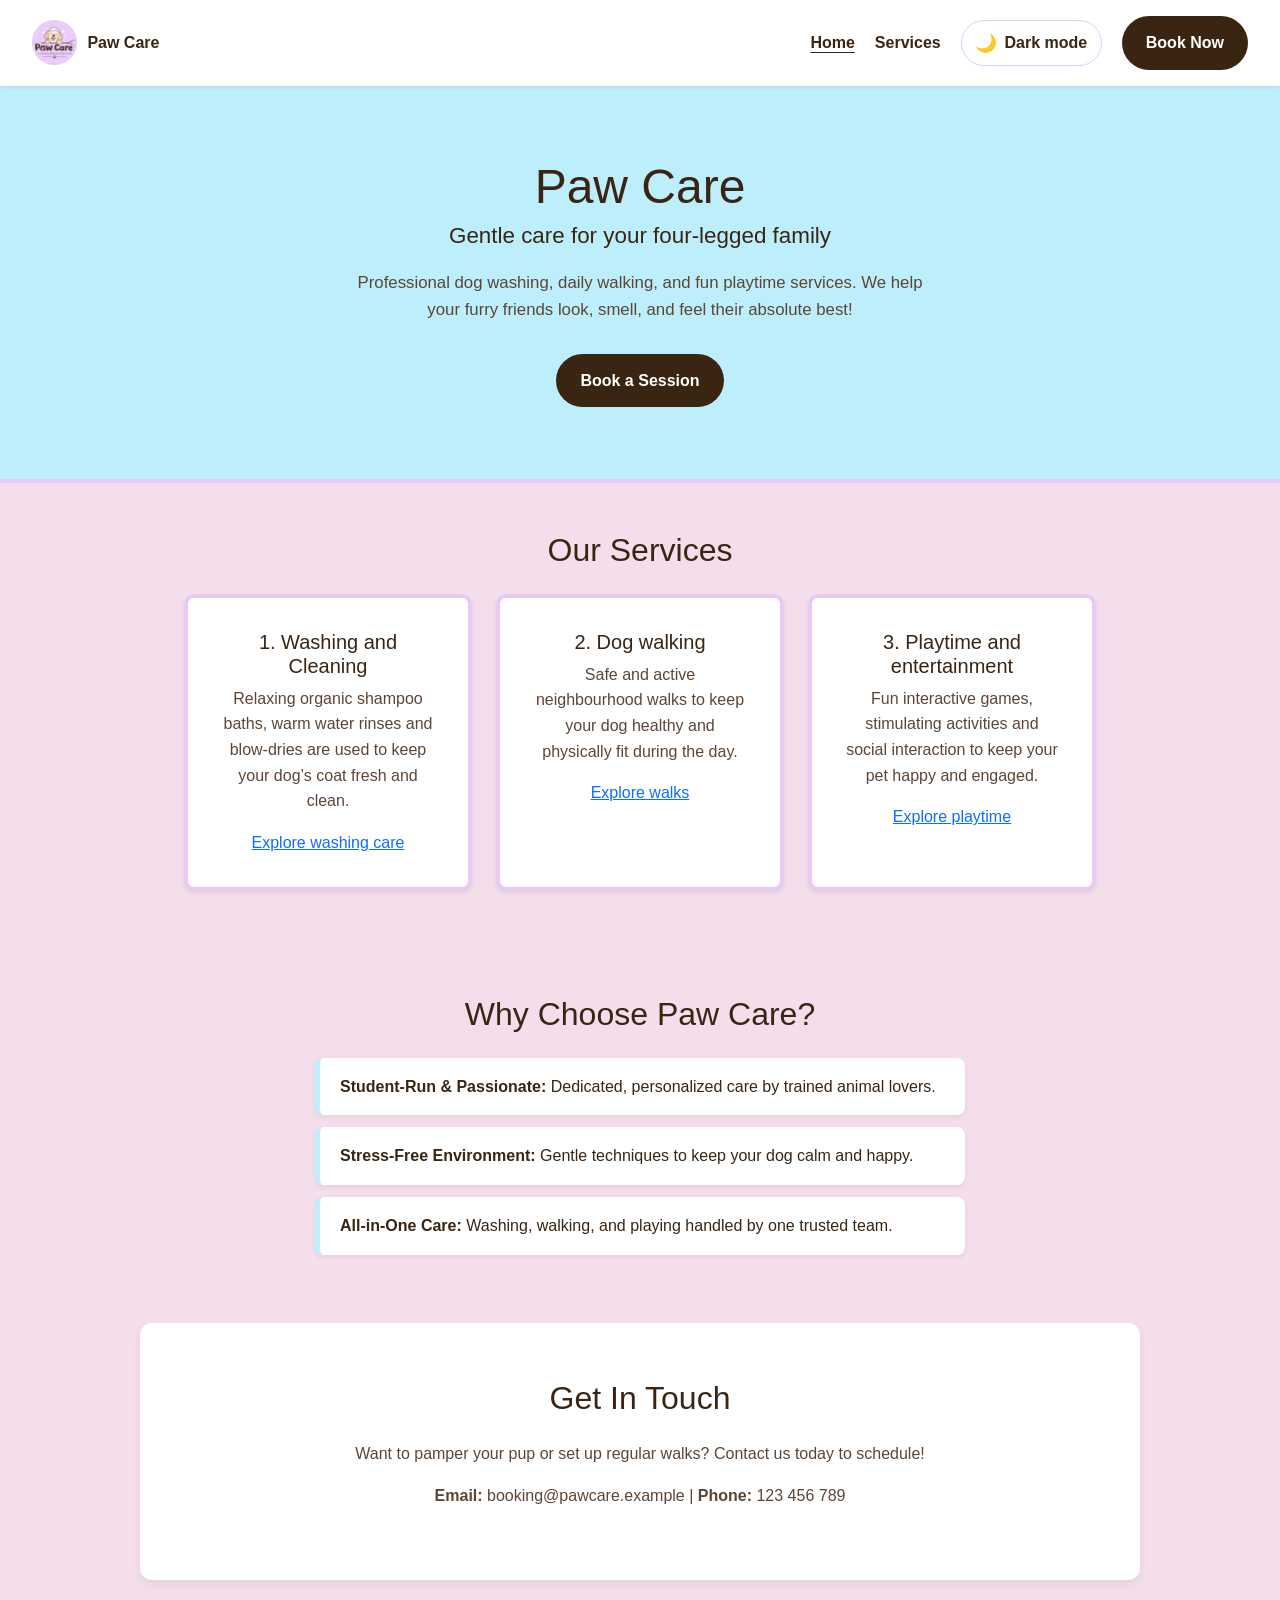
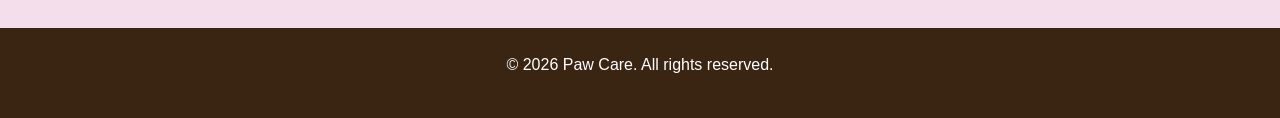
<file: index.html>
<!DOCTYPE html>
<html lang="en">
<head>
    <meta charset="UTF-8">
    <meta name="viewport" content="width=device-width, initial-scale=1.0">
    <title>Paw Care | Dog Cleaning, Walking & Play Services</title>
    <link rel="preconnect" href="https://cdn.jsdelivr.net">
    <link href="https://cdn.jsdelivr.net/npm/bootstrap@5.3.8/dist/css/bootstrap.min.css" rel="stylesheet" crossorigin="anonymous">
    <link rel="stylesheet" href="style.css">
</head>
<body>
        <a class="skip-link" href="#main-content">Skip to main content</a>

        <header>
            <div class="logo-container">
                <img src="Paw-Care-logo.webp" alt="Paw Care logo" class ="logo" width="62" height="41">
                <span>Paw Care</span>
            </div>
            <nav aria-label="Main navigation">
                <a href="index.html" aria-current="page">Home</a>
                <a href="services.html">Services</a>
                <button class="theme-toggle" type="button" aria-label="Switch to dark mode" aria-pressed="false">
                    <span class="theme-toggle__icon" aria-hidden="true">🌙</span>
                    <span class="theme-toggle__text">Dark mode</span>
                </button>
                <a href="booking.html" class="nav-btn">Book Now</a>
            </nav>
        </header>

        <main id="main-content">
            <section class="hero">
                <h1>Paw Care</h1>
                <h2>Gentle care for your four-legged family</h2>
                <p>Professional dog washing, daily walking, and fun playtime services. We help your furry friends look, smell, and feel their absolute best!</p>
                <a href="booking.html" class="cta-button">Book a Session</a>
            </section>

          <section id="services" class="services py-5">
            <div class="container">
                <h2 class="text-center mb-4">Our Services</h2>
                <div class="row g-4">
                    
                    <div class="col-12 col-md-4">
                        <div class="card h-100 p-3 shadow-sm border-top border-4" style="border-color: #E7CBF6 !important;">
                            <div class="card-body">
                                <h3 class="h5 card-title">1. Washing and Cleaning</h3>
                                <p class="card-text">Relaxing organic shampoo baths, warm water rinses and blow-dries are used to keep your dog’s coat fresh and clean.</p>
                                <a href="services.html#washing">Explore washing care</a>
                            </div>
                        </div>
                    </div>

                    <div class="col-12 col-md-4">
                        <div class="card h-100 p-3 shadow-sm border-top border-4" style="border-color: #E7CBF6 !important;">
                            <div class="card-body">
                                <h3 class="h5 card-title">2. Dog walking</h3>
                                <p class="card-text">Safe and active neighbourhood walks to keep your dog healthy and physically fit during the day.</p>
                                <a href="services.html#walking">Explore walks</a>
                            </div>
                        </div>
                    </div>

                    <div class="col-12 col-md-4">
                        <div class="card h-100 p-3 shadow-sm border-top border-4" style="border-color: #E7CBF6 !important;">
                            <div class="card-body">
                                <h3 class="h5 card-title">3. Playtime and entertainment</h3>
                                <p class="card-text">Fun interactive games, stimulating activities and social interaction to keep your pet happy and engaged.</p>
                                <a href="services.html#playtime">Explore playtime</a>
                            </div>
                        </div>
                    </div>

                </div>
            </div>
        </section>

<section id="why-us" class="why-us">
            <h2>Why Choose Paw Care?</h2>
            <ul>
                <li><strong>Student-Run & Passionate:</strong> Dedicated, personalized care by trained animal lovers.</li>
                <li><strong>Stress-Free Environment:</strong> Gentle techniques to keep your dog calm and happy.</li>
                <li><strong>All-in-One Care:</strong> Washing, walking, and playing handled by one trusted team.</li>
            </ul>
        </section>

        <section id="contact" class="contact">
            <h2>Get In Touch</h2>
            <p>Want to pamper your pup or set up regular walks? Contact us today to schedule!</p>
            <p><strong>Email:</strong> booking@pawcare.example | <strong>Phone:</strong> 123 456 789</p>
        </section>
    </main>

    <footer>
        <p>&copy; 2026 Paw Care. All rights reserved.</p>
    </footer>

    <script src="script.js"></script>
</body>
</html>
</file>
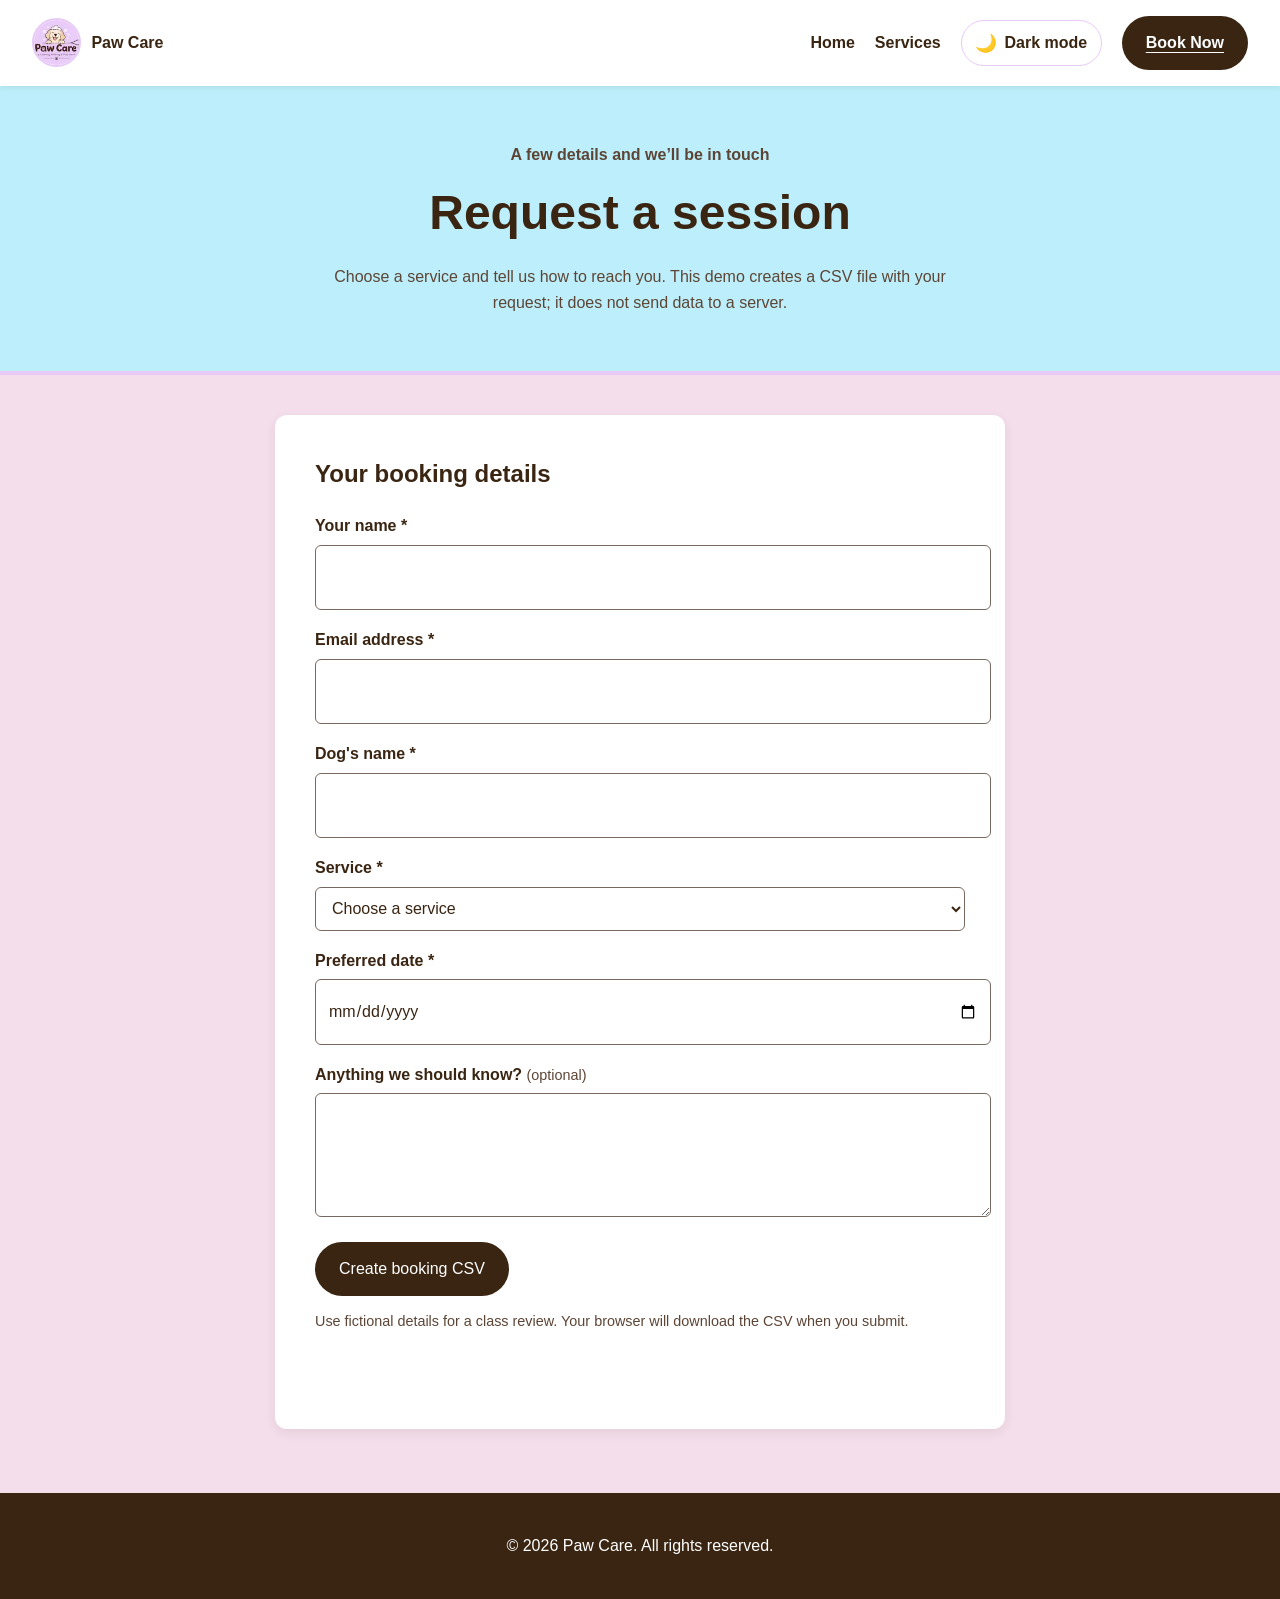
<file: booking.html>
<!DOCTYPE html>
<html lang="en">
<head>
    <meta charset="UTF-8">
    <meta name="viewport" content="width=device-width, initial-scale=1.0">
    <meta name="description" content="Send Paw Care a dog-care booking request.">
    <title>Book a Session | Paw Care</title>
    <link rel="stylesheet" href="style.css">
</head>
<body>
    <a class="skip-link" href="#main-content">Skip to main content</a>
    <header>
        <a class="logo-container" href="index.html" aria-label="Paw Care home">
            <img src="Paw-Care-logo.webp" alt="" class="logo" width="45" height="45">
            <span>Paw Care</span>
        </a>
        <nav aria-label="Main navigation">
            <a href="index.html">Home</a>
            <a href="services.html">Services</a>
            <button class="theme-toggle" type="button" aria-label="Switch to dark mode" aria-pressed="false">
                <span class="theme-toggle__icon" aria-hidden="true">🌙</span>
                <span class="theme-toggle__text">Dark mode</span>
            </button>
            <a href="booking.html" class="nav-btn" aria-current="page">Book Now</a>
        </nav>
    </header>

    <main id="main-content">
        <section class="page-hero">
            <p class="eyebrow">A few details and we’ll be in touch</p>
            <h1>Request a session</h1>
            <p>Choose a service and tell us how to reach you. This demo creates a CSV file with your request; it does not send data to a server.</p>
        </section>

        <section class="booking-section" aria-labelledby="booking-heading">
            <form id="booking-form" class="booking-form">
                <h2 id="booking-heading">Your booking details</h2>
                <div class="form-field">
                    <label for="owner-name">Your name <span aria-hidden="true">*</span></label>
                    <input id="owner-name" name="owner_name" autocomplete="name" required>
                </div>
                <div class="form-field">
                    <label for="email">Email address <span aria-hidden="true">*</span></label>
                    <input id="email" name="email" type="email" autocomplete="email" required>
                </div>
                <div class="form-field">
                    <label for="dog-name">Dog's name <span aria-hidden="true">*</span></label>
                    <input id="dog-name" name="dog_name" required>
                </div>
                <div class="form-field">
                    <label for="service">Service <span aria-hidden="true">*</span></label>
                    <select id="service" name="service" required>
                        <option value="">Choose a service</option>
                        <option value="Washing and cleaning">Washing and cleaning</option>
                        <option value="Dog walking">Dog walking</option>
                        <option value="Playtime and entertainment">Playtime and entertainment</option>
                    </select>
                </div>
                <div class="form-field">
                    <label for="preferred-date">Preferred date <span aria-hidden="true">*</span></label>
                    <input id="preferred-date" name="preferred_date" type="date" required>
                </div>
                <div class="form-field">
                    <label for="notes">Anything we should know? <span class="field-optional">(optional)</span></label>
                    <textarea id="notes" name="notes" rows="4"></textarea>
                </div>
                <button class="cta-button form-submit" type="submit">Create booking CSV</button>
                <p class="form-help">Use fictional details for a class review. Your browser will download the CSV when you submit.</p>
                <p id="form-status" class="form-status" role="status" aria-live="polite"></p>
            </form>
        </section>
    </main>

    <footer>
        <p>&copy; 2026 Paw Care. All rights reserved.</p>
    </footer>
    <script src="script.js"></script>
    <script src="booking.js"></script>
</body>
</html>
</file>
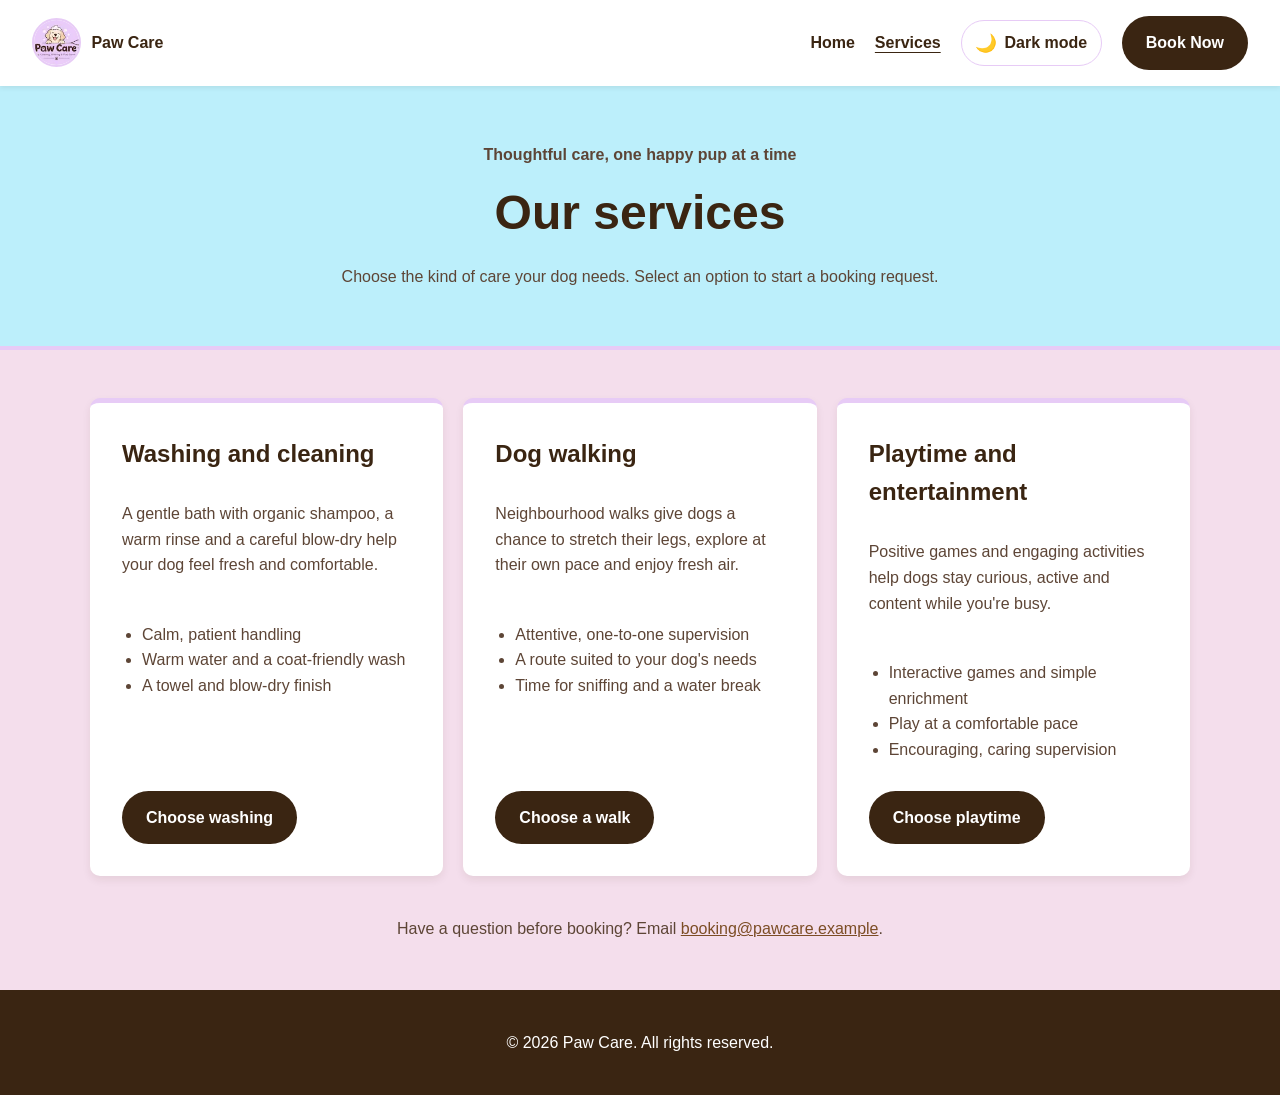
<file: services.html>
<!DOCTYPE html>
<html lang="en">
<head>
    <meta charset="UTF-8">
    <meta name="viewport" content="width=device-width, initial-scale=1.0">
    <meta name="description" content="Explore Paw Care's gentle dog washing, neighbourhood walks and playtime services.">
    <title>Services | Paw Care</title>
    <link rel="stylesheet" href="style.css">
</head>
<body>
    <a class="skip-link" href="#main-content">Skip to main content</a>
    <header>
        <a class="logo-container" href="index.html" aria-label="Paw Care home">
            <img src="Paw-Care-logo.webp" alt="" class="logo" width="45" height="45">
            <span>Paw Care</span>
        </a>
        <nav aria-label="Main navigation">
            <a href="index.html">Home</a>
            <a href="services.html" aria-current="page">Services</a>
            <button class="theme-toggle" type="button" aria-label="Switch to dark mode" aria-pressed="false">
                <span class="theme-toggle__icon" aria-hidden="true">🌙</span>
                <span class="theme-toggle__text">Dark mode</span>
            </button>
            <a href="booking.html" class="nav-btn">Book Now</a>
        </nav>
    </header>

    <main id="main-content">
        <section class="page-hero">
            <p class="eyebrow">Thoughtful care, one happy pup at a time</p>
            <h1>Our services</h1>
            <p>Choose the kind of care your dog needs. Select an option to start a booking request.</p>
        </section>

        <section class="service-details" aria-label="Paw Care services">
            <article class="service-detail card" id="washing">
                <h2>Washing and cleaning</h2>
                <p>A gentle bath with organic shampoo, a warm rinse and a careful blow-dry help your dog feel fresh and comfortable.</p>
                <ul>
                    <li>Calm, patient handling</li>
                    <li>Warm water and a coat-friendly wash</li>
                    <li>A towel and blow-dry finish</li>
                </ul>
                <a class="cta-button" href="booking.html?offer=wash">Choose washing</a>
            </article>

            <article class="service-detail card" id="walking">
                <h2>Dog walking</h2>
                <p>Neighbourhood walks give dogs a chance to stretch their legs, explore at their own pace and enjoy fresh air.</p>
                <ul>
                    <li>Attentive, one-to-one supervision</li>
                    <li>A route suited to your dog's needs</li>
                    <li>Time for sniffing and a water break</li>
                </ul>
                <a class="cta-button" href="booking.html?offer=walk">Choose a walk</a>
            </article>

            <article class="service-detail card" id="playtime">
                <h2>Playtime and entertainment</h2>
                <p>Positive games and engaging activities help dogs stay curious, active and content while you're busy.</p>
                <ul>
                    <li>Interactive games and simple enrichment</li>
                    <li>Play at a comfortable pace</li>
                    <li>Encouraging, caring supervision</li>
                </ul>
                <a class="cta-button" href="booking.html?offer=play">Choose playtime</a>
            </article>
        </section>
        <p class="page-note">Have a question before booking? Email <a href="mailto:booking@pawcare.example">booking@pawcare.example</a>.</p>
    </main>

    <footer>
        <p>&copy; 2026 Paw Care. All rights reserved.</p>
    </footer>
    <script src="script.js"></script>
</body>
</html>
</file>
<file: style.css>
:root {
    --bg-page: #F4DEEC;
    --bg-soft: #BCEFFB;
    --bg-card: #FFFFFF;
    --bg-header: #FFFFFF;
    --text-dark: #3A2512;
    --text-light: #FFFFFF;
    --text-soft: #5d4536;
    --button-bg: #3A2512;
    --button-hover: #5a3a1b;
    --border-soft: #E7CBF6;
    --link-hover: #7c4d25;
    --shadow-soft: rgba(58, 37, 18, 0.08);
}

body.dark-mode {
    --bg-page: #1d1a22;
    --bg-soft: #143742;
    --bg-card: #2a2730;
    --bg-header: #221f28;
    --text-dark: #f7f4f6;
    --text-light: #1d1a22;
    --text-soft: #e3dfe3;
    --button-bg: #f7d5a6;
    --button-hover: #f0c48c;
    --border-soft: #7d6a8d;
    --link-hover: #f2b97d;
    --shadow-soft: rgba(0, 0, 0, 0.25);
}

html {
    scroll-behavior: smooth;
}

body {
    font-family: 'Segoe UI', Tahoma, Geneva, Verdana, sans-serif;
    margin: 0;
    padding: 0;
    background-color: var(--bg-page);
    color: var(--text-dark);
    line-height: 1.6;
    transition: background-color 0.25s ease, color 0.25s ease;
}

header {
    background-color: var(--bg-header);
    display: flex;
    justify-content: space-between;
    align-items: center;
    padding: 1rem 2rem;
    box-shadow: 0 2px 5px var(--shadow-soft);
    position: sticky;
    top: 0;
    z-index: 100;
}

.logo {
    width: 45px;
    height: 45px;
    border-radius: 50%;
    object-fit: cover;
    border: 2px solid var(--border-soft);
}

.logo-container {
    display: inline-flex;
    align-items: center;
    gap: 0.65rem;
    color: var(--text-dark);
    font-weight: 700;
    text-decoration: none;
}

nav {
    display: flex;
    gap: 20px;
    align-items: center;
    flex-wrap: wrap;
}

nav a {
    text-decoration: none;
    color: var(--text-dark);
    font-weight: 600;
    transition: color 0.2s ease;
}

nav a:hover,
nav a:focus-visible {
    color: var(--link-hover);
}

.theme-toggle {
    border: 1px solid var(--border-soft);
    background: var(--bg-card);
    color: var(--text-dark);
    border-radius: 999px;
    padding: 0.5rem 0.85rem;
    font: inherit;
    font-weight: 600;
    cursor: pointer;
    display: inline-flex;
    align-items: center;
    gap: 0.45rem;
    transition: background-color 0.2s ease, transform 0.2s ease;
}

.theme-toggle:hover,
.theme-toggle:focus-visible {
    transform: translateY(-1px);
}

.theme-toggle__icon {
    font-size: 1.1rem;
}

.nav-btn, .cta-button {
    display: inline-block;
    background-color: var(--button-bg);
    color: var(--text-light) !important;
    padding: 14px 24px;
    border-radius: 999px;
    text-decoration: none;
    font-weight: bold;
    transition: background-color 0.2s ease, transform 0.2s ease;
}

.nav-btn:hover, .cta-button:hover,
.nav-btn:focus-visible, .cta-button:focus-visible {
    background-color: var(--button-hover);
    transform: translateY(-1px);
}

.hero {
    background-color: var(--bg-soft);
    text-align: center;
    padding: 4.5rem 2rem;
    border-bottom: 4px solid var(--border-soft);
}

.hero h1 {
    font-size: 3rem;
    color: var(--text-dark);
    margin: 0 0 8px 0;
}

.hero h2 {
    font-size: 1.4rem;
    font-weight: normal;
    margin: 0 0 20px 0;
}

.hero p {
    max-width: 600px;
    margin: 0 auto 30px auto;
    font-size: 1.05rem;
    color: var(--text-soft);
}

.services, .why-us, .contact {
    padding: 3.5rem 2rem;
    max-width: 1000px;
    margin: 0 auto;
    text-align: center;
}

.services h2, .why-us h2, .contact h2 {
    font-size: 2rem;
    margin-bottom: 1.5rem;
    color: var(--text-dark);
}

.service-cards {
    display: flex;
    gap: 20px;
    margin-top: 2rem;
    justify-content: center;
    flex-wrap: wrap;
}

.card {
    background: var(--bg-card);
    padding: 2rem;
    border-radius: 10px;
    box-shadow: 0 4px 8px var(--shadow-soft);
    flex: 1;
    min-width: 250px;
    border-top: 5px solid var(--border-soft);
    transition: transform 0.2s ease, box-shadow 0.2s ease;
}

.card:hover {
    transform: translateY(-4px);
    box-shadow: 0 6px 12px var(--shadow-soft);
}

.card h3 {
    color: var(--text-dark);
    margin-top: 0;
}

.card p,
.card-text {
    color: var(--text-soft);
}

.why-us ul {
    list-style: none;
    padding: 0;
    max-width: 650px;
    margin: 0 auto;
    text-align: left;
}

.why-us li {
    background: var(--bg-card);
    margin-bottom: 12px;
    padding: 16px 20px;
    border-radius: 8px;
    border-left: 5px solid var(--bg-soft);
    box-shadow: 0 2px 5px var(--shadow-soft);
    color: var(--text-dark);
}

.contact {
    background-color: var(--bg-card);
    border-radius: 12px;
    margin-bottom: 3rem;
    box-shadow: 0 4px 8px var(--shadow-soft);
    color: var(--text-dark);
}

.contact p {
    color: var(--text-soft);
}

footer {
    text-align: center;
    padding: 1.5rem;
    background-color: var(--button-bg);
    color: var(--text-light);
}

.skip-link {
    position: absolute;
    top: -4rem;
    left: 1rem;
    z-index: 110;
    padding: 0.75rem 1rem;
    background: var(--bg-card);
    color: var(--text-dark);
}

.skip-link:focus {
    top: 1rem;
}

nav a[aria-current="page"] {
    text-decoration: underline;
    text-underline-offset: 0.25em;
}

.page-hero {
    background-color: var(--bg-soft);
    text-align: center;
    padding: 3.5rem 1.5rem;
    border-bottom: 4px solid var(--border-soft);
}

.page-hero h1 {
    margin: 0 0 0.75rem;
    font-size: clamp(2rem, 5vw, 3rem);
}

.page-hero p {
    max-width: 650px;
    margin: 0 auto;
    color: var(--text-soft);
}

.page-hero .eyebrow {
    margin-bottom: 0.5rem;
    font-weight: 700;
}

.service-details {
    display: grid;
    grid-template-columns: repeat(auto-fit, minmax(min(100%, 260px), 1fr));
    gap: 1.25rem;
    max-width: 1100px;
    margin: 0 auto;
    padding: 3rem 1.5rem 1rem;
}

.service-detail {
    display: flex;
    flex-direction: column;
    align-items: flex-start;
    gap: 0.75rem;
    scroll-margin-top: 7rem;
}

.service-detail h2 {
    margin: 0;
}

.service-detail ul {
    padding-left: 1.25rem;
    color: var(--text-soft);
}

.service-detail .cta-button {
    margin-top: auto;
}

.page-note {
    max-width: 1100px;
    margin: 1.5rem auto 3rem;
    padding: 0 1.5rem;
    color: var(--text-soft);
    text-align: center;
}

.page-note a {
    color: var(--link-hover);
}

.booking-section {
    padding: 2.5rem 1rem 4rem;
}

.booking-form {
    max-width: 650px;
    margin: 0 auto;
    padding: clamp(1.25rem, 4vw, 2.5rem);
    background: var(--bg-card);
    border-radius: 12px;
    box-shadow: 0 4px 12px var(--shadow-soft);
}

.booking-form h2 {
    margin-top: 0;
}

.form-field {
    margin: 1.1rem 0;
}

.form-field label {
    display: block;
    margin-bottom: 0.35rem;
    font-weight: 600;
}

.form-field input,
.form-field select,
.form-field textarea {
    width: 100%;
    min-height: 2.75rem;
    padding: 0.6rem 0.75rem;
    border: 1px solid #77695f;
    border-radius: 6px;
    background: var(--bg-card);
    color: var(--text-dark);
    font: inherit;
}

.form-field textarea {
    resize: vertical;
}

.form-field input:focus-visible,
.form-field select:focus-visible,
.form-field textarea:focus-visible {
    outline: 3px solid var(--link-hover);
    outline-offset: 2px;
}

.field-optional,
.form-help {
    color: var(--text-soft);
    font-size: 0.9rem;
    font-weight: 400;
}

.form-submit {
    border: 0;
    cursor: pointer;
    font: inherit;
}

.form-status {
    min-height: 1.5em;
    color: var(--text-dark);
    font-weight: 600;
}

@media (max-width: 600px) {
    header {
        flex-direction: column;
        align-items: flex-start;
        gap: 1rem;
    }

    nav {
        width: 100%;
        justify-content: space-between;
        gap: 0.65rem;
    }

    nav a,
    .theme-toggle {
        font-size: 0.9rem;
    }

    .nav-btn {
        padding: 0.65rem 0.9rem;
    }
}
</file>
